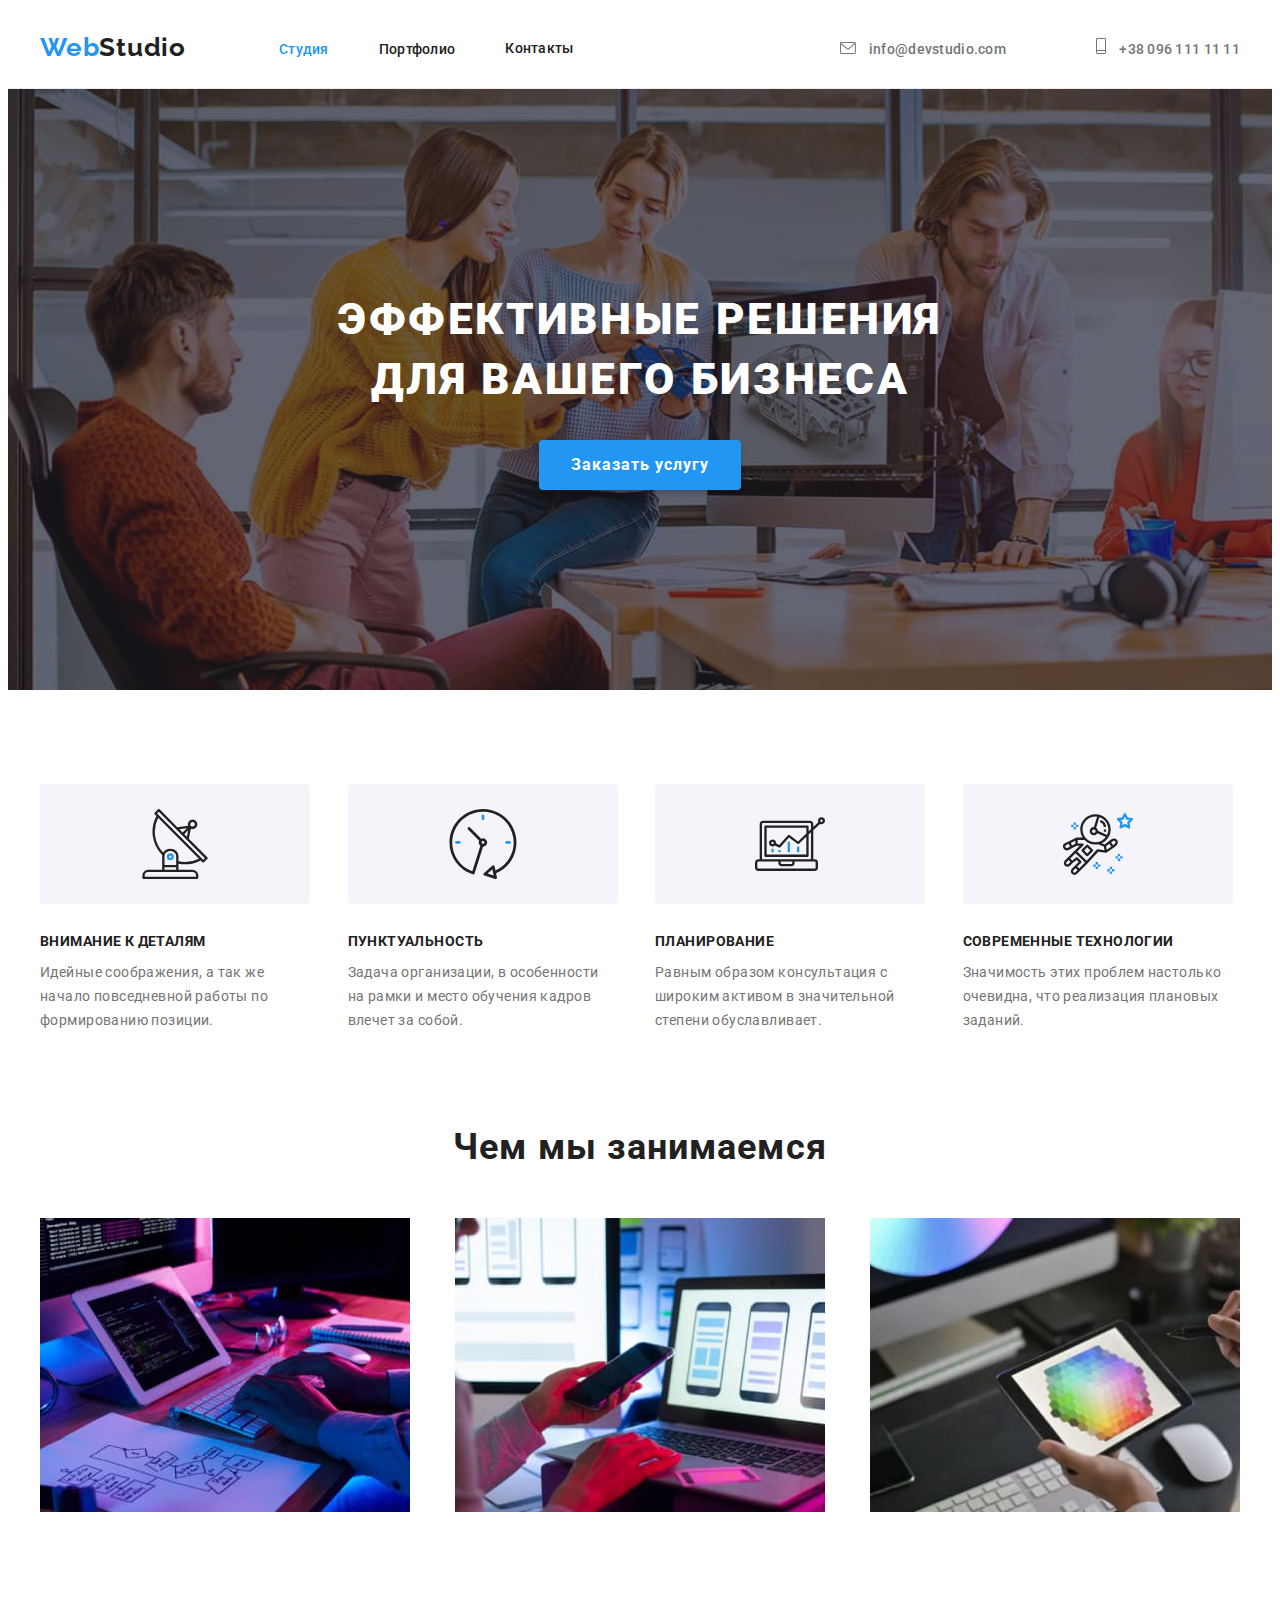
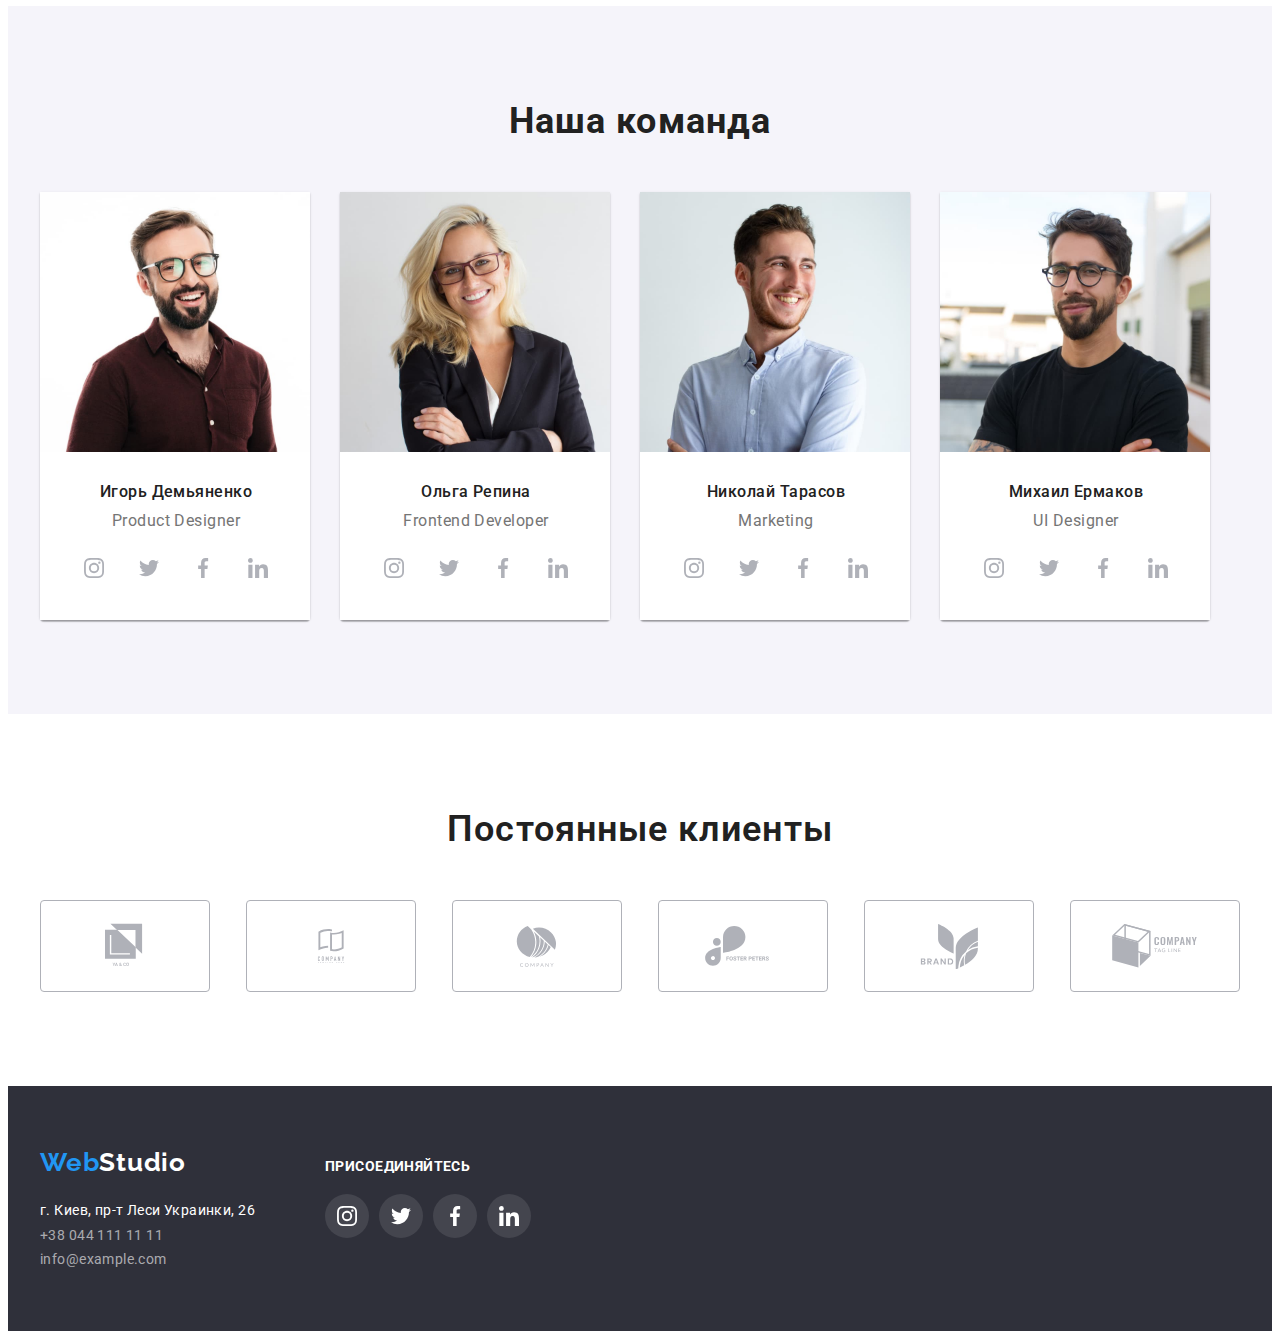
<file: index.html>
<!DOCTYPE html>
<html lang="ru">


<head>
    <meta charset="UTF-8">
    <meta http-equiv="X-UA-Compatible" content="IE=edge">
    <meta name="viewport" content="width=device-width, initial-scale=1.0">
    <title>WebStudio</title>
    <link rel="preconnect" href="https://fonts.googleapis.com">
    <link rel="preconnect" href="https://fonts.gstatic.com" crossorigin>
    <link href="https://fonts.googleapis.com/css2?family=Raleway:wght@700&family=Roboto:wght@400;500;700;900&display=swap"
        rel="stylesheet"> 
    <link rel="stylesheet" href="https://cdnjs.cloudflare.com/ajax/libs/modern-normalize/1.1.0/modern-normalize.min.css"
        integrity="sha512-wpPYUAdjBVSE4KJnH1VR1HeZfpl1ub8YT/NKx4PuQ5NmX2tKuGu6U/JRp5y+Y8XG2tV+wKQpNHVUX03MfMFn9Q=="
        crossorigin="anonymous" referrerpolicy="no-referrer" />
    <link rel="stylesheet" href="./css/styles.css">
</head>
    
<body>
    <!--HEADER-->
    <header class="header">
        <div class="container header-container">
            <nav class="navigation">
                <a class="logo link" href="./">
                    <span class="web">Web</span><span class="studio">Studio</span>
                </a>
                <ul  class="menu-list list">
                    <li class="menu-item">
                        <a class="menu-link link current" href="./index.html">Студия</a>
                    </li>
                    <li class="menu-item">
                        <a class="menu-link link" href="./portfolio.html">Портфолио</a>
                    </li>
                    <li class="menu-item">
                        <a class="menu-link link" href="">Контакты</a>
                    </li>
                </ul>
            </nav>
                <ul class="menu-list list">
                    <li class="menu-item">
                        <a class="mail-link link current" href="mailto:info@devstudio.com">
                            <svg class="header-social-list-icon">
                                <use href="./image/for-sprite/sprite.svg#icon-envelope"></use>
                            </svg>
                            info@devstudio.com
                        </a>
                    </li>
                    <li class="menu-item">
                        <a class="tel-link link" href="tel:+380961111111">
                            <svg class="header-social-list-icon icon-cell">
                                <use href="./image/for-sprite/sprite.svg#icon-cell"></use>
                            </svg>
                            +38 096 111 11 11
                        </a>
                    </li>
                </ul>
        </div>
    </header>
    <main>
         <!--HERO-->
            <section class="hero container-section">
                <h1 class="hero-title">Эффективные решения для вашего бизнеса</h1>
                <button class="modal-btn" type="button">Заказать услугу</button>
            </section>

        <!--FEATURES-->
        <section class="features">
            <div class="container">
                <h2 hidden>Особенности</h2>
                <ul class="features-list list">
                    <li class="features-list-item">
                <div class="vector-list list">
                    <svg width="70" height="70" class="vector-list-item">
                        <use href="./image/for-sprite/sprite.svg#icon-antenna"></use>
                    </svg>
                </div>
            
                        <h3 class="features-title">Внимание к деталям</h3>
                        <p class="description">Идейные соображения, а так же
                           начало повседневной работы
                           по формированию позиции.</p>
                    </li>
                    <li class="features-list-item">
                <div class="vector-list list">
                    <svg width="70" height="70" class="vector-list-item">
                        <use href="./image/for-sprite/sprite.svg#icon-clock"></use>
                    </svg>
                </div>
                        <h3 class="features-title">Пунктуальность</h3>
                        <p class="description">Задача организации, в особенности
                           на рамки и место обучения кадров
                           влечет за собой.</p>
                    </li>
                    <li class="features-list-item">
                <div class="vector-list list">
                    <svg width="70" height="70" class="vector-list-item">
                        <use href="./image/for-sprite/sprite.svg#icon-diagram"></use>
                    </svg>
                </div>
                        <h3 class="features-title">Планирование</h3>
                        <p class="description">Равным образом консультация с
                           широким активом в значительной
                           степени обуславливает.</p>
                    </li>
                    <li class="features-list-item">
                <div class="vector-list list">
                    <svg width="70" height="70" class="vector-list-item">
                        <use href="./image/for-sprite/sprite.svg#icon-astronaut"></use>
                    </svg>
                </div>
                        <h3 class="features-title">Современные технологии</h3>
                        <p class="description">Значимость этих проблем настолько
                           очевидна, что реализация плановых
                           заданий.</p>
                    </li>
                </ul>
            </div>
        </section>
        
        
        <!--BOX-->
        <section class="box">
            <div class="container">
                <h2 class="box-about-title">Чем мы занимаемся</h2>
                <ul class="box-list list">
                    <li class="box-list-item">
                        <img src="./image/box-img_1.jpg" alt="печатает на клавиатуре" width="370" height="294">
                    </li>
                    <li class="box-list-item">
                        <img src="./image/box-img_2.jpg" alt="управляет на мониторе при помощи пульта" width="370" height="294">
                    </li>
                    <li class="box-list-item">
                        <img src="./image/box-img_3.jpg" alt="создает шедевры на планшете" width="370" height="294">
                    </li>
                </ul>
            </div>
        </section>

        <!--ABOUT-->
        <section class="about">
            <div class="container section">
                <h2 class="box-about-title about-title">Наша команда</h2>
                <ul class="about-list list">
                    <li class="about-list-item">
                        <img src="./image/foto_1.jpg" alt="фото И.Демьяненко" width="270" height="260">
                    <div class="about-description-item-staff">
                        <h3 class="about-description">
                            Игорь Демьяненко
                        </h3>
                        <p class="about-description-item">
                            Product Designer
                        </p>
                        <ul class="social-list list">
                        <li class="social-list-item">
                            <a href="" class="social-list-link">
                                <svg class="social-list-icon">
                                    <use href="./image/for-sprite/sprite.svg#icon-instagram"></use>
                                </svg>
                            </a>
                        </li>
                        <li class="social-list-item">
                            <a href="" class="social-list-link">
                                <svg class="social-list-icon">
                                    <use href="./image/for-sprite/sprite.svg#icon-twitter"></use>
                                </svg>
                            </a>
                        </li>
                        <li class="social-list-item">
                            <a href="" class="social-list-link">
                                <svg class="social-list-icon">
                                    <use href="./image/for-sprite/sprite.svg#icon-facebook"></use>
                                </svg>
                            </a>
                        </li>
                        <li class="social-list-item">
                            <a href="" class="social-list-link">
                                <svg class="social-list-icon">
                                    <use href="./image/for-sprite/sprite.svg#icon-linkedin"></use>
                                </svg>
                            </a>
                        </li>
                        </ul>
                    </div>
                    </li>
                    <li class="about-list-item">
                        <img src="./image/foto_2.jpg" alt="фото О.Репиной" width="270" height="260">
                    <div class="about-description-item-staff">   
                        <h3 class="about-description">
                            Ольга Репина
                        </h3>
                        <p class="about-description-item">
                            Frontend Developer
                        </p>
                        <ul class="social-list list">
                            <li class="social-list-item">
                                <a href="" class="social-list-link">
                                    <svg class="social-list-icon">
                                        <use href="./image/for-sprite/sprite.svg#icon-instagram"></use>
                                    </svg>
                                </a>
                            </li>
                            <li class="social-list-item">
                                <a href="" class="social-list-link">
                                    <svg class="social-list-icon">
                                        <use href="./image/for-sprite/sprite.svg#icon-twitter"></use>
                                    </svg>
                                </a>
                            </li>
                            <li class="social-list-item">
                                <a href="" class="social-list-link">
                                    <svg class="social-list-icon">
                                        <use href="./image/for-sprite/sprite.svg#icon-facebook"></use>
                                    </svg>
                                </a>
                            </li>
                            <li class="social-list-item">
                                <a href="" class="social-list-link">
                                    <svg class="social-list-icon">
                                        <use href="./image/for-sprite/sprite.svg#icon-linkedin"></use>
                                    </svg>
                                </a>
                            </li>
                        </ul>
                    </div>
                    </li>
                    <li class="about-list-item">
                            <img src="./image/foto_3.jpg" alt="фото Н.Тарасова" width="270" height="260">
                    <div class="about-description-item-staff">
                        <h3 class="about-description">
                            Николай Тарасов
                        </h3>
                        <p class="about-description-item">
                         Marketing
                        </p>
                        <ul class="social-list list">
                            <li class="social-list-item">
                                <a href="" class="social-list-link">
                                    <svg class="social-list-icon">
                                        <use href="./image/for-sprite/sprite.svg#icon-instagram"></use>
                                    </svg>
                                </a>
                            </li>
                            <li class="social-list-item">
                                <a href="" class="social-list-link">
                                    <svg class="social-list-icon">
                                        <use href="./image/for-sprite/sprite.svg#icon-twitter"></use>
                                    </svg>
                                </a>
                            </li>
                            <li class="social-list-item">
                                <a href="" class="social-list-link">
                                    <svg class="social-list-icon">
                                        <use href="./image/for-sprite/sprite.svg#icon-facebook"></use>
                                    </svg>
                                </a>
                            </li>
                            <li class="social-list-item">
                                <a href="" class="social-list-link">
                                    <svg class="social-list-icon">
                                        <use href="./image/for-sprite/sprite.svg#icon-linkedin"></use>
                                    </svg>
                                </a>
                            </li>
                        </ul>
                    </div>
                    </li>
                    <li class="about-list-item">
                        <img src="./image/foto_4.jpg" alt="фото М.Ермакова" width="270" height="260">
                    <div class="about-description-item-staff">
                        <h3 class="about-description">
                            Михаил Ермаков
                        </h3>
                        <p class="about-description-item">
                            UI Designer
                        </p>
                        <ul class="social-list list">
                            <li class="social-list-item">
                                <a href="" class="social-list-link">
                                    <svg class="social-list-icon">
                                        <use href="./image/for-sprite/sprite.svg#icon-instagram"></use>
                                    </svg>
                                </a>
                            </li>
                            <li class="social-list-item">
                                <a href="" class="social-list-link">
                                    <svg class="social-list-icon">
                                        <use href="./image/for-sprite/sprite.svg#icon-twitter"></use>
                                    </svg>
                                </a>
                            </li>
                            <li class="social-list-item">
                                <a href="" class="social-list-link">
                                    <svg class="social-list-icon">
                                        <use href="./image/for-sprite/sprite.svg#icon-facebook"></use>
                                    </svg>
                                </a>
                            </li>
                            <li class="social-list-item">
                                <a href="" class="social-list-link">
                                    <svg class="social-list-icon">
                                        <use href="./image/for-sprite/sprite.svg#icon-linkedin"></use>
                                    </svg>
                                </a>
                            </li>
                        </ul>
                    </div>
                    </li>
                </ul>
            </div>
        </section>
    </main>

        <!--REGULAR CUSTOMERS-->

        <section class="regular customers">
            <div class="container section">
                <h2 class="customers-title">
                    Постоянные клиенты
                </h2>
                <ul class="customers-list list">
                    <li class="customers-list-item">
                        <a href="" class="customers-item-icon">
                            <svg class="customers-list-icon logo-one">
                                <use href="./image/for-sprite/sprite.svg#icon-logo-one"></use>
                            </svg>
                        </a>
                    </li>
                    <li class="customers-list-item">
                        <a href="" class="customers-item-icon">
                            <svg class="customers-list-icon logo-two">
                                <use href="./image/for-sprite/sprite.svg#icon-logo-two"></use>
                            </svg>
                        </a>
                    </li>
                    <li class="customers-list-item">
                        <a href="" class="customers-item-icon" >
                            <svg class="customers-list-icon logo-three">
                                <use href="./image/for-sprite/sprite.svg#icon-logo-three"></use>
                            </svg>
                        </a>
                    </li>
                    <li class="customers-list-item">
                        <a href="" class="customers-item-icon">
                            <svg class="customers-list-icon logo-four">
                                <use href="./image/for-sprite/sprite.svg#icon-logo-four"></use>
                            </svg>
                        </a>
                    </li>
                    <li class="customers-list-item">
                        <a href="" class="customers-item-icon">
                            <svg class="customers-list-icon logo-five">
                                <use href="./image/for-sprite/sprite.svg#icon-logo-five"></use>
                            </svg>
                        </a>
                    </li>
                    <li class="customers-list-item">
                        <a href="" class="customers-item-icon">
                            <svg class="customers-list-icon logo-six">
                                <use href="./image/for-sprite/sprite.svg#icon-logo-six"></use>
                            </svg>
                        </a>
                    </li>
                </ul>
            </div>
        </section>

        <!--CONTACT INFORMATION-->

    <footer class="footer container-contact">
    <div class="contact container">
    
        <div class="footer-adress">
            <a class="logo-footer link" href="./">
                <span class="web">Web</span><span class="studio-logo">Studio</span>
            </a>
            <ul class="footer-list list">
                <li class="footer-contact">
                    <a class="contact-adress-link link" href="https://goo.gl/maps/T49ANadvn7GRpvFc9" target="_blank" rel="noopener noreferrer">г. Киев, пр-т Леси Украинки, 26</a>
                </li>
                <li class="footer-contact">
                    <a class="contact-link link" href="tel:+380441111111">+38 044 111 11 11</a>
                </li>                
                <li class="footer-contact">
                    <a class="contact-link link" href="mailto:info@example.com">info@example.com</a>
                </li>
            </ul>
        </div>
        <div class="footer-list-adress">
            
                    <p class="footer-social-contact-link">
                        Присоединяйтесь
                    </p>
                
            <ul class="footer-social-list list">
                <li class="footer-social-list-item">
                    <a href="" class="footer-social-list-link">
                        <svg class="social-list-icon">
                            <use href="./image/for-sprite/sprite.svg#icon-instagram"></use>
                        </svg>
                    </a>
                </li>
                <li class="footer-social-list-item">
                    <a href="" class="footer-social-list-link">
                        <svg class="social-list-icon">
                            <use href="./image/for-sprite/sprite.svg#icon-twitter"></use>
                        </svg>
                    </a>
                </li>
                <li class="footer-social-list-item">
                    <a href="" class="footer-social-list-link">
                        <svg class="social-list-icon">
                            <use href="./image/for-sprite/sprite.svg#icon-facebook"></use>
                        </svg>
                    </a>
                </li>
                <li class="footer-social-list-item">
                    <a href="" class="footer-social-list-link">
                        <svg class="social-list-icon">
                            <use href="./image/for-sprite/sprite.svg#icon-linkedin"></use>
                        </svg>
                    </a>
                </li>
            </ul>
        </div>
    
    </div>
    </footer>
</body>    
</html>
</file>
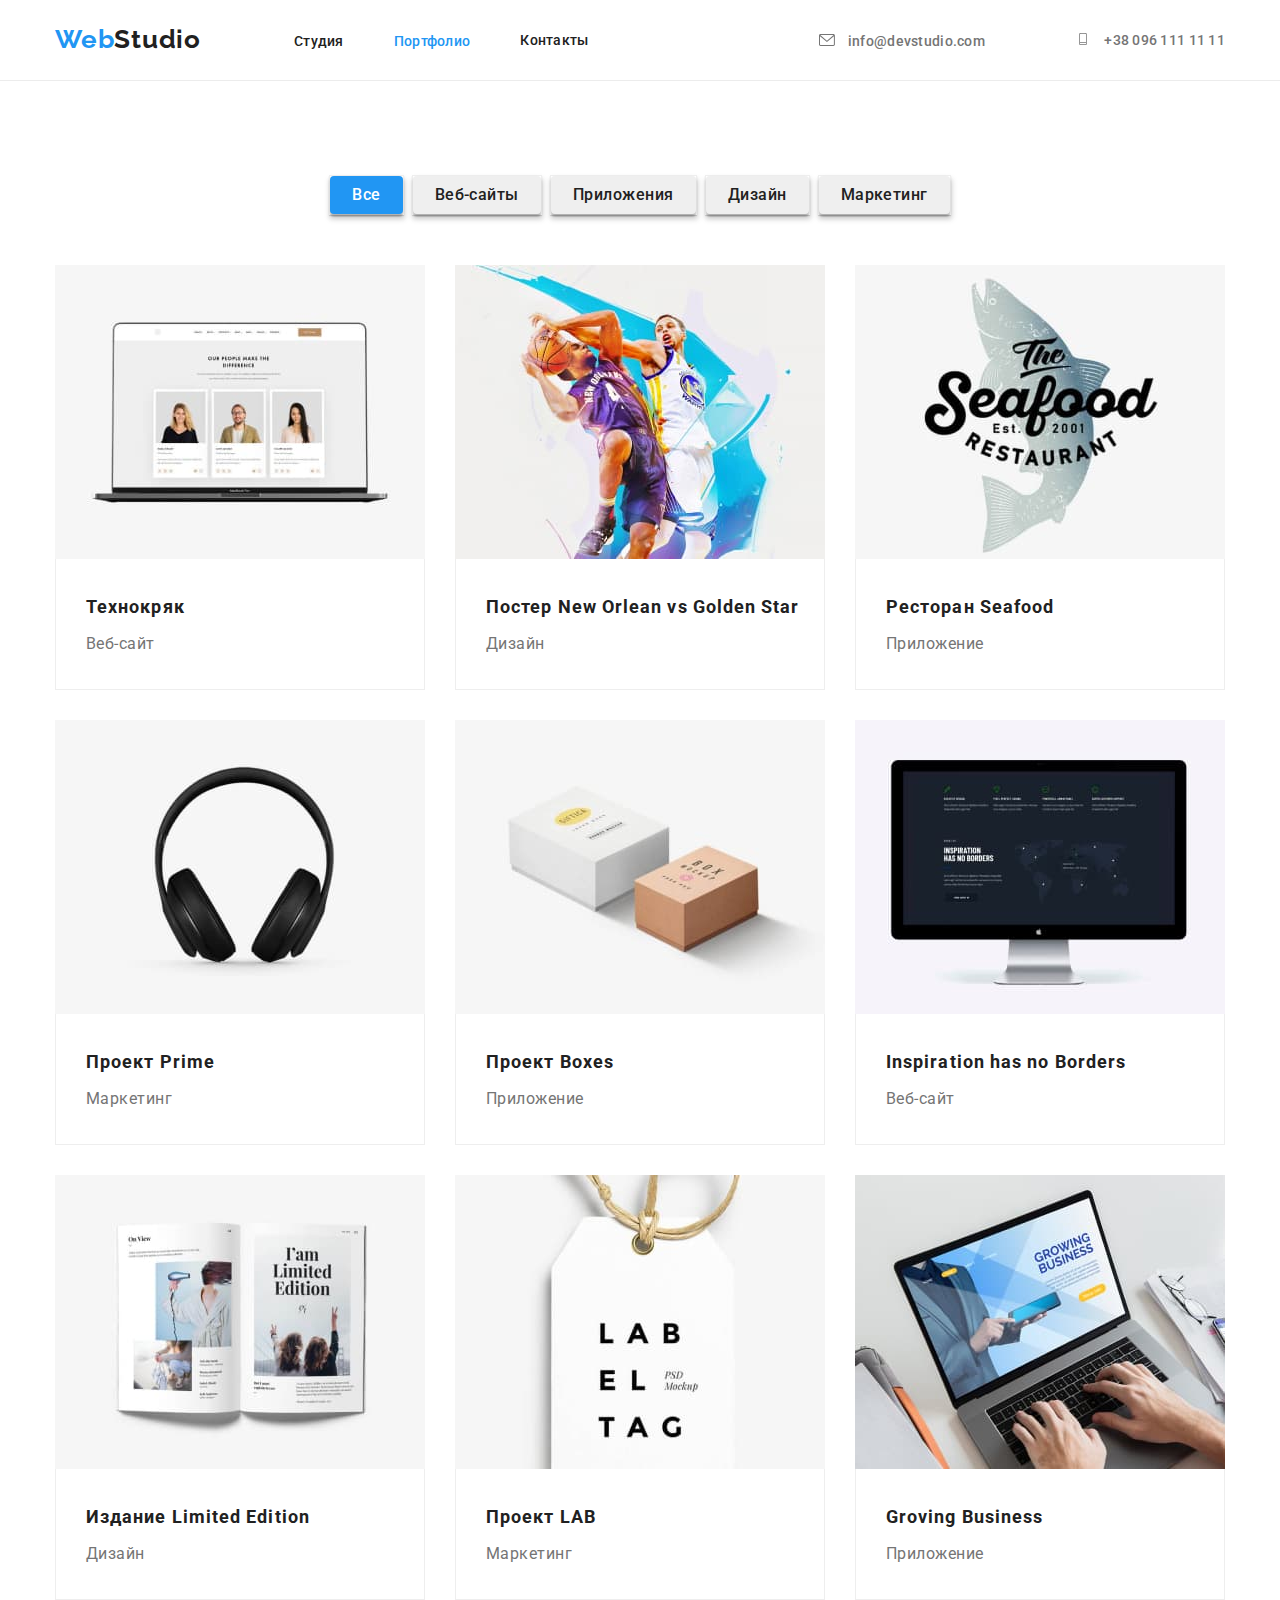
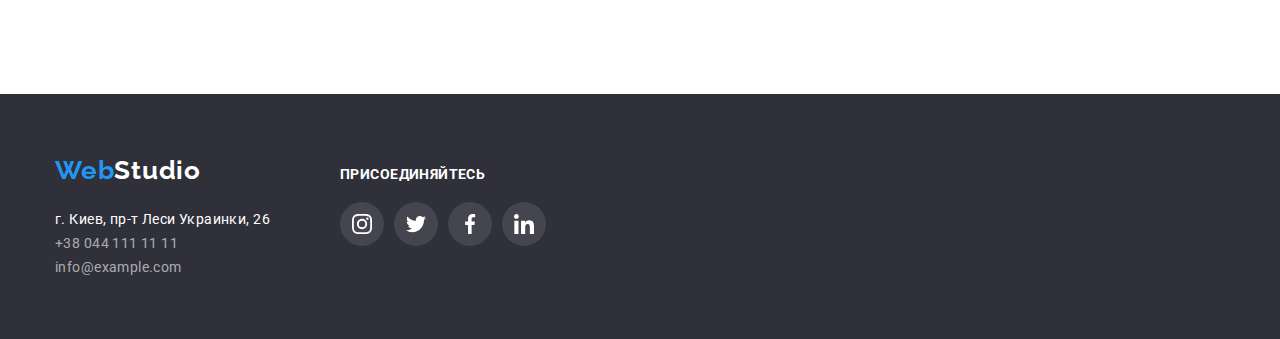
<file: portfolio.html>
<!--PORTFOLIO-NAVIGATION-->

<!DOCTYPE html>
<html lang="ru">

<head>
    <meta charset="UTF-8">
    <meta http-equiv="X-UA-Compatible" content="IE=edge">
    <meta name="viewport" content="width=device-width, initial-scale=1.0">
    <title>WebStudio</title>
    <link rel="preconnect" href="https://fonts.googleapis.com">
    <link rel="preconnect" href="https://fonts.gstatic.com" crossorigin>
    <link href="https://fonts.googleapis.com/css2?family=Raleway:wght@700&family=Roboto:wght@400;500;700;900&display=swap"
        rel="stylesheet"> 
    <link rel="stylesheet" href="./css/styles.css">
    <link rel="stylesheet" href="https://cdnjs.cloudflare.com/ajax/libs/modern-normalize/1.0.0/modern-normalize.min.css" />
</head>


<!--HEADER-->
<header class="header">
    <div class="container header-container">
        <nav class="navigation">
            <a class="logo link" href="./">
                <span class="web">Web</span><span class="studio">Studio</span>
            </a>
            <ul class="menu-list list">
                <li class="menu-item">
                    <a class="menu-link link" href="./index.html">Студия</a>
                </li>
                <li class="menu-item">
                    <a class="menu-link link current" href="./portfolio.html">Портфолио</a>
                </li>
                <li class="menu-item">
                    <a class="menu-link link" href="">Контакты</a>
                </li>
            </ul>
        </nav>
        <ul class="menu-list list">
            <li class="menu-item">
                <a class="mail-link link" href="mailto:info@devstudio.com">
                    <svg class="header-social-list-icon">
                        <use href="./image/for-sprite/sprite.svg#icon-envelope"></use>
                    </svg>
                    info@devstudio.com</a>
            </li>
            <li class="menu-item">
                <a class="tel-link link" href="tel:+380961111111">
                    <svg class="header-social-list-icon">
                        <use href="./image/for-sprite/sprite.svg#icon-cell"></use>
                    </svg>
                    +38 096 111 11 11</a>
            </li>
        </ul>
    </div>
</header>
<main>

    <!--FILTERS-->

    <section class="filters">
        <div class="container">
            <h2 hidden>Портфолио</h2>
            <ul class="filters-list list section-filters">
                <li class="filters-list-item">
                    <button class="filters-title modal-btn-portfolio" type="button">Все</button>
                </li>
                <li class="filters-list-item">
                    <button class="filters-title" type="button">Веб-сайты</button>
                </li>
                <li class="filters-list-item">
                    <button class="filters-title" type="button">Приложения</button>
                </li>
                <li class="filters-list-item">
                    <button class="filters-title" type="button">Дизайн</button>
                </li>
                <li class="filters-list-item">
                    <button class="filters-title" type="button">Маркетинг</button>
                </li>
            </ul>
        
    

            <!--PROJECT-->


            <h2 hidden>Проэкты</h2>
            <ul class="project-list list">
                <li class="project-list-item">
        <a href="" class="project-list-link-wrapper link">
                    <img src="./image-portfolio/portfolio-img_1.jpg" alt="ноут-бук" width="370" height="294">
            <div class="project-description-item-project">    
                    <h3 class="project-description">
                        Технокряк
                    </h3>
                    <p class="project-description-item">
                        Веб-сайт
                    </p>
            </div>
        </a>
                </li>
                <li class="project-list-item">
        <a href="" class="project-list-link-wrapper link">
                    <img src="./image-portfolio/portfolio-img_2.jpg" alt="баскетбол" width="370" height="294">
            <div class="project-description-item-project">
                    <h3 lang="en" class="project-description">
                        Постер New Orlean vs Golden Star
                    </h3>
                    <p class="project-description-item">
                        Дизайн
                    </p>
            </div>
        </a>
                </li>
                <li class="project-list-item">
        <a href="" class="project-list-link-wrapper link">
                    <img src="./image-portfolio/portfolio-img_3.jpg" alt="рыбка" width="370" height="294">
            <div class="project-description-item-project">
                    <h3 lang="en" class="project-description">
                        Ресторан Seafood
                    </h3>
                    <p class="project-description-item">
                        Приложение
                    </p>
            </div>
        </a>
                </li>
                <li class="project-list-item">
        <a href="" class="project-list-link-wrapper link">
                    <img src="./image-portfolio/portfolio-img_4.jpg" alt="наушники" width="370" height="294">
            <div class="project-description-item-project">
                    <h3 lang="en" class="project-description">
                        Проект Prime
                    </h3>
                    <p class="project-description-item">
                        Маркетинг
                    </p>
            </div>
        </a>
                </li>
                <li class="project-list-item">
        <a href="" class="project-list-link-wrapper link">
                    <img src="./image-portfolio/portfolio-img_5.jpg" alt="коробки" width="370" height="294">
            <div class="project-description-item-project">
                    <h3 lang="en" class="project-description">
                        Проект Boxes
                    </h3>
                    <p class="project-description-item">
                        Приложение
                    </p>
            </div>
        </a>
                </li>
                <li class="project-list-item">
        <a href="" class="project-list-link-wrapper link">
                    <img src="./image-portfolio/portfolio-img_6.jpg" alt="монитор" width="370" height="294">
            <div class="project-description-item-project">
                    <h3 lang="en" class="project-description">
                        Inspiration has no Borders
                    </h3>
                    <p class="project-description-item">
                        Веб-сайт
                    </p>
            </div>
        </a>
                </li>
                <li class="project-list-item">
        <a href="" class="project-list-link-wrapper link">
                <img src="./image-portfolio/portfolio-img_7.jpg" alt="книга" width="370" height="294">
            <div class="project-description-item-project">
                <h3 lang="en" class="project-description">
                        Издание Limited Edition
                    </h3>
                    <p class="project-description-item">
                        Дизайн
                    </p>
            </div>
        </a>
                </li>
                <li class="project-list-item">
        <a href="" class="project-list-link-wrapper link">
                    <img src="./image-portfolio/portfolio-img_8.jpg" alt="значек" width="370" height="294">
            <div class="project-description-item-project">
                    <h3 lang="en" class="project-description">
                        Проект LAB
                    </h3>
                    <p class="project-description-item">
                        Маркетинг
                    </p>
            </div>
        </a>
                </li>
                <li class="project-list-item">
        <a href="" class="project-list-link-wrapper link">
                    <img src="./image-portfolio/portfolio-img_9.jpg" alt="печатает на ноут-буке" width="370" height="294">
            <div class="project-description-item-project">
                    <h3 lang="en" class="project-description">
                        Groving Business
                    </h3>
                    <p class="project-description-item">
                        Приложение
                    </p>
            </div>
        </a>
                </li>
            </ul>
        </div>
    </section>
</main>

    <!--CONTACT INFORMATION PORTFOLIO-->

    <footer class="footer container-portfolio">
        <div class="contact container">

        <div class="footer-adress">
            <a class="logo-footer link" href="./">
                <span class="web">Web</span><span class="studio-logo">Studio</span>
            </a>
            <ul class="footer-list list">
                <li>
                    <a class="contact-adress-link link" href="https://goo.gl/maps/T49ANadvn7GRpvFc9" target="_blank"
                        rel="noopener noreferrer">г. Киев, пр-т Леси Украинки, 26</a>
                </li>
                <li>
                    <a class="contact-link link" href="tel:+380441111111">+38 044 111 11 11</a>
                </li>
                <li>
                    <a class="contact-link link" href="mailto:info@example.com">info@example.com</a>
                </li>
            </ul>
        </div>
        
        <div class="footer-list-adress">
                
                    <p class="footer-social-contact-link">
                        Присоединяйтесь
                    </p>
                
            
            <ul class="footer-social-list list">
                <li class="footer-social-list-item">
                    <a href="" class="footer-social-list-link">
                        <svg class="social-list-icon">
                            <use href="./image/for-sprite/sprite.svg#icon-instagram"></use>
                        </svg>
                    </a>
                </li>
                <li class="footer-social-list-item">
                    <a href="" class="footer-social-list-link">
                        <svg class="social-list-icon">
                            <use href="./image/for-sprite/sprite.svg#icon-twitter"></use>
                        </svg>
                    </a>
                </li>
                <li class="footer-social-list-item">
                    <a href="" class="footer-social-list-link">
                        <svg class="social-list-icon">
                            <use href="./image/for-sprite/sprite.svg#icon-facebook"></use>
                        </svg>
                    </a>
                </li>
                <li class="footer-social-list-item">
                    <a href="" class="footer-social-list-link">
                        <svg class="social-list-icon">
                            <use href="./image/for-sprite/sprite.svg#icon-linkedin"></use>
                        </svg>
                    </a>
                </li>
            </ul>
        </div>
    </div>
        </div>
    </footer>

</body>
</file>
<file: css/styles.css>
:root {
    --main-font: 'Roboto', sans-serif;
    --secondary-font: 'Raleway', sans-serif ; 
    --accent-color: #2196F3;
    --meny-color: #212121;
    --tel-link-color: #757575;
    --title-text-color: #FFFFFF;
    --background-color: #2F303A;
    --contact-color: rgba(255, 255, 255, 0.6);
    --background-button: #188CE8;
    --background-about: #F5F4FA;
    --background-section: #E5E5E5;
}

.list {
    list-style: none;
    padding-left: 0;
    margin: 0;
}

.link {
    text-decoration: none;
    color: inherit;
}

.body {
    font-family: var(--main-font);
}


.container {
width: 1200px;
margin: 0 auto;
padding-left: 15px;
padding-right: 15px;
}

.section {
padding-top: 94px;
padding-bottom: 94px;
}


h1,
h2,
h3,
h4,
h5,
h6,
p {
    margin-top: 0;
    margin-bottom: 0;
}

ul,
ol {
    margin-top: 0;
    margin-bottom: 0;
    padding-left: 0;
}

img {
    display: block;
}

/* ========= HEADER ========== */



.header-container {
display: flex;
align-items: center;
}

.navigation {
display: flex;
align-items: center;
}

.menu-list {
display: flex;
align-items: center;
margin-left: auto;
margin-top: 0px;
margin-bottom: 0px;
padding-left: 0px;
}    


.header-social-list-icon {
margin-right: 10px;
width: 16px;
height: 12px;
background-position: center;
fill: currentColor;
}

.icon-cell {
width: 10px;
height: 16px;
}


.logo {
margin-right: 93px;
padding-top: 24px;
padding-bottom: 25px;
font-family: var(--secondary-font);
font-weight: 700;
font-size: 26px;
line-height: 1.20;
letter-spacing: 0.03em;
color: var(--accent-color);
}

.menu-item:not(:last-child) {
margin-right: 50px;
height: 16px;
}

.studio {
color: var(--meny-color);
}

.menu-link,
.mail-link,
.tel-link {
font-family: var(--main-font);
font-weight: 500;
font-size: 14px;
line-height: 1.15;
letter-spacing: 0.02em;
color: var(--meny-color);
padding-top: 32px;
padding-bottom: 32px;
}


.menu-link:hover,
.menu-link:focus {
color: var(--accent-color);
}

.mail-link:hover,
.mail-link:focus {
color: var(--accent-color);
font-size: 14px;
line-height: 16px; 
}

.tel-link:hover,
.tel-link:focus {
color: var(--accent-color);
}

/* ========= END HEADER ========== */

/* ========= HERO ========== */


.hero {
background-color: var(--background-color);
background-image: linear-gradient(
    rgba(47, 48, 58, 0.4),
    rgba(47, 48, 58, 0.4)
),
url(../image/hero-img.jpg);
background-size: cover;
padding-top: 200px;
padding-bottom: 200px;
text-align: center;
}

.container-section {
max-width: 1600px;
margin: auto;
}


.hero-title {
font-family: var(--main-font);
width: 696px;
font-weight: 900;
font-size: 44px;
line-height: 1.37;
text-align: center;
letter-spacing: 0.06em;
text-transform: uppercase;
color: var(--title-text-color);
margin: 0 auto;
margin-bottom: 30px;
}

.modal-btn {
font-family: var(--main-font);
border: none;
padding: 10px 32px;
font-weight: 700;
font-size: 16px;
line-height: 1.88;
cursor: pointer;
background: var(--accent-color);
text-align: center;
letter-spacing: 0.06em;
color: var(--title-text-color);
box-shadow: 0px 4px 4px rgba(0, 0, 0, 0.15);
border-radius: 4px;
}

.button {
width: 200px;
height: 50px; 
margin-top: 430px;
margin-bottom: 200px;
margin-left: 700px;
margin-right: 700px;  
}

.modal-btn:hover,
.modal-btn:focus {
background: var(--background-button);
}

/* ========= END HERO ========== */

/* ========= FEATURES ========== */


.features {
padding-top: 94px;
padding-bottom: 94px;
}

.vector-list {
display: flex;
justify-content: space-between;
align-items: center;
justify-content: center;
width: 270px;
height: 120px;
border-radius: 4px;
background-color: var(--background-about);  
margin-bottom: 30px;
}


.features-list {
display: flex;
margin-top: -30px;
margin-left: -30px;
}

.features-list-item {
width: 270px;
flex-basis: calc((100% - 4 * 30px) / 4);
margin-top: 30px;
margin-left: 30px;
}



.features-title {
font-family: var(--main-font);
font-size: 14px;
line-height: 1.15;
letter-spacing: 0.03em;
text-transform: uppercase;
color: var(--meny-color);
line-height: 1.14;
letter-spacing: 0.03em;
text-transform: uppercase;
margin-bottom: 10px;
}

.description {
width: 270px;
}

.description,
.contact-adress-link,
.contact-link {
font-family: var(--main-font);
font-weight: 400;
font-size: 14px;
line-height: 1.72;
letter-spacing: 0.03em;
color: var(--tel-link-color);
}

/* ========= END FEATURES ========== */

/* ========= BOX ========== */

.box {
background: var(--title-text-color);
padding-bottom: 94px;
}

.box-about-title {
font-family: var(--main-font);
font-weight: 700;
font-size: 36px;
line-height: 1.17;
text-align: center;
letter-spacing: 0.03em;
color: var(--meny-color);
margin-bottom: 50px;
}

.box-list {
display: flex;
justify-content: space-between;
}

.box-list-item {
width: 370px;  
}


/* ========= END BOX ========== */

/* ========= ABOUT ========== */

.about {
background: var(--background-about);
}


.box-about-title {
text-align: center;
}


.about-list {
display: flex;
margin-top: -30px;
margin-left: -30px;
}

.about-list-item {
margin-top: 30px;
margin-left: 30px;
width: 270px;
box-shadow: 0px 1px 3px rgba(0, 0, 0, 0.12), 0px 1px 1px rgba(0, 0, 0, 0.14), 0px 2px 1px rgba(0, 0, 0, 0.2);
border-radius: 0px 0px 4px 4px;
}

.about-description {
margin-bottom: 10px;
}


.about-description,
.about-description-item {
font-family: var(--main-font);
text-align: center;
font-weight: 500;
font-size: 16px;
line-height: 1.19;
letter-spacing: 0.03em;
color: var(--meny-color);
}

.about-description-item {
font-weight: 400;
color: var(--tel-link-color);
margin-bottom: 16px;
}

.about-description-item-staff {
background: var(--title-text-color);
padding-top: 30px;
padding-bottom: 30px;
padding-left: 32px;
padding-right: 30px;
}

.social-list {
display: flex;
justify-content: space-between;
}

.social-list-icon {
width: 20px;
height: 20px;
}

.social-list-link {
display: flex;
align-items: center;
justify-content: center;
width: 44px;
height: 44px;
border-radius: 50%;
background-color: var(--title-text-color);
fill: #AFB1B8;
}

.social-list-link:hover,
.social-list-link:focus {
fill: var(--title-text-color);
background-color: var(--accent-color);
}

/* ========= END ABOUT ========== */




/* ========= REGULAR CUSTOMERS ========== */

.customers-title {
font-family: var(--main-font);
font-weight: 600;
font-size: 36px;
line-height: 42px;
margin-bottom: 50px;
text-align: center;
letter-spacing: 0.03em;
color: #212121;
}

.customers-list {
display: flex;
justify-content: space-between;
}

.customers-list-item {
width: 170px;
height: 92px;
}



.logo-one {
width: 41px;
height: 46.7px;
}

.logo-two {
width: 38.47px;
height: 34.05px;
}

.logo-three {
width: 43.46px;
height: 41.18px;
}

.logo-four {
width: 84.44px;
height: 40.62px;
}

.logo-five {
width: 62.54px;
height: 45.43px;
}

.logo-six {
width: 93.49px;
height: 43.93px;
}

.customers-item-icon {
display: flex;
justify-content: center;
align-items: center;
box-sizing: border-box;
border-radius: 4px;
fill: #AFB1B8;
border: 1px solid #AFB1B8;
height: 100%;
}

.customers-item-icon:hover,
.customers-item-icon:focus {
border-color: var(--accent-color);
fill: var(--accent-color);
}



/* ========= END REGULAR CUSTOMERS ========== */


/* ========= CONTACT INFORMATION ========== */

.footer {
padding-top: 60px;
padding-bottom: 60px;
}

.contact {
display: flex;
align-items: baseline;
}

.container-contact {
left: 0px;
top: 2097px;
margin: avto;
background: var(--background-color);
padding-top: 60px;
}

.logo-footer {
font-family: var(--secondary-font);
font-weight: 700;
font-size: 26px;
line-height: 1.20;
letter-spacing: 0.03em;
color: var(--accent-color);
}

.studio-logo {
color: var(--title-text-color);
}

.footer-list {
margin-top: 20px;
}


.contact-adress-link {
font-family: var(--main-font);
color: var(--title-text-color);
}


.contact-link {
font-family: var(--main-font);
color: var(--contact-color);
margin-top: 9px;
}


.footer-list-adress {
display: block;
box-sizing: inherit;
margin-left: 70px;
}

.footer-social-list {
display: inline-flex;
}

.footer-social-list-item:not(:last-child) {
margin-right: 10px;
}


.footer-social-contact-link {
font-family: var(--main-font);
margin-top: 12px;
margin-bottom: 20px;
font-weight: 700;
font-size: 14px;
line-height: 16px;
letter-spacing: 0.03em;
text-transform: uppercase;
color: var(--title-text-color);
}


.footer-social-list-link {
display: flex;
align-items: center;
justify-content: center;
width: 44px;
height: 44px;
border-radius: 50%;
background-color: rgba(255, 255, 255, 0.1);
fill: var(--title-text-color);
}

.footer-social-list-link:hover,
.footer-social-list-link:focus {
fill: var(--title-text-color);
background-color: var(--accent-color);
}

/* ========= END CONTACT INFORMATION ========== */


/* ========= PORTFOLIO-NAVIGATION ========== */


/* ========= HEADER ========== */

.header {
border-bottom: 1px solid #ececec;
}

.logo {
margin-right: 93px;
font-family: var(--secondary-font);
font-weight: 700;
font-size: 26px;
line-height: 1.20;
letter-spacing: 0.03em;
color: var(--accent-color);
}

.menu-item:not(:last-child) {
margin-right: 50px;
}

.studio {
    color: var(--meny-color);
}

.menu-link,
.mail-link,
.tel-link {
font-weight: 500;
font-size: 14px;
line-height: 1.15;
letter-spacing: 0.02em;
}

.menu-link {
color: var(--meny-color);   
}

.mail-link,
.tel-link {
 color: var(--tel-link-color);   
}

.menu-link:hover,
.menu-link:focus {
    color: var(--accent-color);
}

.menu-link.current {
color: var(--accent-color);
}

.mail-link {
color: var(--tel-link-color);
margin-left: auto;
margin-right: 40px;
}

.mail-link:hover,
.mail-link:focus {
color: var(--accent-color); 
}

.tel-link:hover,
.tel-link:focus {
color: var(--accent-color);
}


/* ========= END HEADER ========== */

/* ========= FILTERS ========== */


.filters {
padding-top: 94px;
padding-bottom: 94px;
}


.section-filters {
display: flex;
justify-content: center;
margin-bottom: 50px;
}

.filters-list-item {
background: var(--title-text-color);
border: 1px solid #EEEEEE;
box-sizing: border-box;
box-shadow: 0px 1px 1px rgba(0, 0, 0, 0.12), 0px 4px 4px rgba(0, 0, 0, 0.06), 1px 4px 6px rgba(0, 0, 0, 0.16);
}

.filters-title {
font-family: var(--main-font);
height: 38px;
padding-left: 22px;
padding-top: 6px;
padding-right: 22px;
padding-bottom: 6px;
font-weight: 500;
font-size: 16px;
line-height: 1.63;
letter-spacing: 0.03em;
cursor: pointer;
color: var(--meny-color);
border: none;
box-shadow: 0px 3px 1px rgba(0, 0, 0, 0.1), 0px 1px 2px rgba(0, 0, 0, 0.08), 0px 2px 2px rgba(0, 0, 0, 0.12);
border-radius: 4px;
}



.modal-btn-portfolio {
padding-left: 22px;
padding-top: 6px;
padding-right: 22px;
padding-bottom: 6px;
font-weight: 500;
font-size: 16px;
line-height: 1.63;
cursor: pointer;
background: var(--accent-color);
display: flex;
align-items: center;
text-align: center;
letter-spacing: 0.03em;
color: var(--title-text-color);
}


 .rectangle {
position: absolute;
background: var(--accent-color);
color: var(--title-text-color);
}

.filters-title:hover,
.filters-title:focus {
color: var(--title-text-color);
background-color: var(--accent-color);
}

/* ========= END FILTERS ========== */

/* ========= PROJECT ========== */



.project-list-link-wrapper {
display: block;
}

.project-list-link-wrapper:hover,
.project-list-link-wrapper:focus {
box-shadow: 0px 1px 1px rgba(0, 0, 0, 0.12), 0px 4px 4px rgba(0, 0, 0, 0.06), 1px 4px 6px rgba(0, 0, 0, 0.16);
}

.project-description {
font-family: var(--main-font);
font-weight: 700;
font-size: 18px;
line-height: 2;
letter-spacing: 0.06em;
color: var(--meny-color);
}

.project-description-item {
font-family: var(--main-font);
margin-top: 4px;
font-weight: 400;
font-size: 16px;
line-height: 1.88;
letter-spacing: 0.03em;
color: var(--tel-link-color);
}

.project-description-item-project {
background: var(--title-text-color);
padding-left: 24px;
padding-bottom: 20px;
box-sizing: border-box;
border: 1px solid #EEEEEE;
border-top: 0;
padding: 30px;
padding-right: 0;
}

.project-list {
margin-left: 215px;
display: flex;
flex-wrap: wrap;
margin-top: -30px;
margin-left: -30px;
}

.project-list-item {
flex-basis: calc((100% - 3 * 30px) / 3);
margin-top: 30px;
margin-left: 30px;
}

.filters-list-item:not(:last-child) {
margin-right: 8px;
}


/* ========= END PROJECT ========== */

/* ========= CONTACT INFORMATION PORTFOLIO ========== */




.container-portfolio {
background: var(--background-color);
}

.studio-logo {
color: var(--title-text-color);
}

.contact-adress-link {
color: var(--title-text-color);
}

.contact-link {
color: var(--contact-color);
}

/* ========= END CONTACT INFORMATION PORTFOLIO ========== */

/* ========= END PORTFOLIO-NAVIGATION ========== */
</file>
